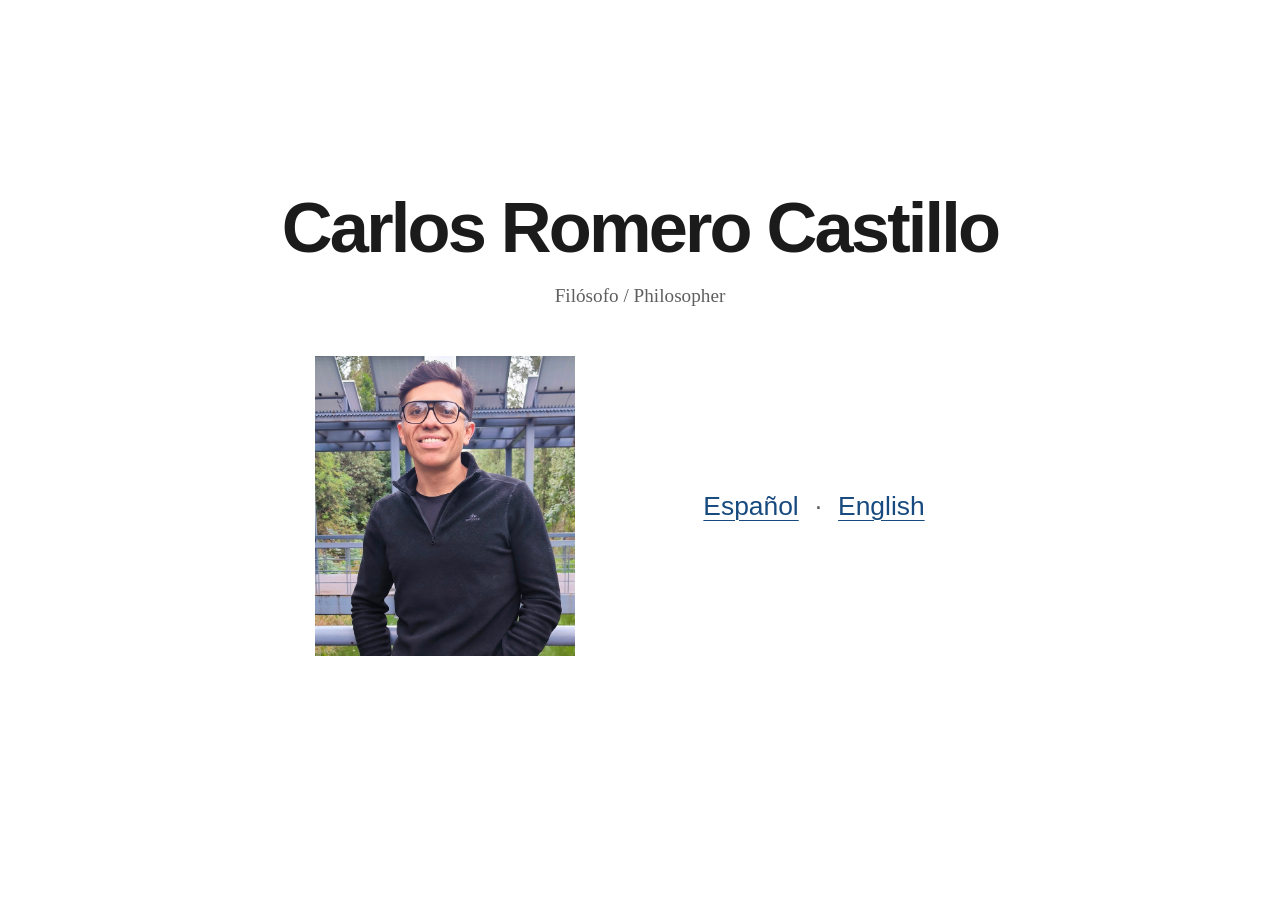
<file: index.html>
<!DOCTYPE html>
<html lang="es">
<head>
  <meta charset="utf-8" />
  <meta name="viewport" content="width=device-width, initial-scale=1" />

  <title>Carlos Romero Castillo | Filosofía | Philosophy</title>

  <meta
    name="description"
    content="Sitio académico de Carlos Romero Castillo. Academic website of philosopher Carlos Romero Castillo."
  />

  <link
    rel="canonical"
    href="https://carlosromerocastillo.com/"
  />

  <link
    rel="alternate"
    hreflang="es"
    href="https://carlosromerocastillo.com/es/"
  />

  <link
    rel="alternate"
    hreflang="en"
    href="https://carlosromerocastillo.com/en/"
  />

  <link
    rel="alternate"
    hreflang="x-default"
    href="https://carlosromerocastillo.com/"
  />

  <link rel="stylesheet" href="landing.css" />
</head>

<body>
  <main class="language-landing">
    <header class="landing-heading">
      <h1>Carlos Romero Castillo</h1>

      <p class="landing-role">
        <span lang="es">Filósofo</span>
        <span aria-hidden="true"> / </span>
        <span lang="en">Philosopher</span>
      </p>
    </header>

    <div class="landing-options">
      <figure class="landing-photo">
        <img
          src="images/carlos-romero.jpg"
          alt="Carlos Romero Castillo"
          width="400"
          height="300"
        />
      </figure>

      <nav
        class="language-selector"
        aria-label="Seleccionar idioma / Choose language"
      >
        <a href="es/" lang="es" hreflang="es">
          Español
        </a>

        <span aria-hidden="true">·</span>

        <a href="en/" lang="en" hreflang="en">
          English
        </a>
      </nav>
    </div>
  </main>
</body>
</html>
</file>
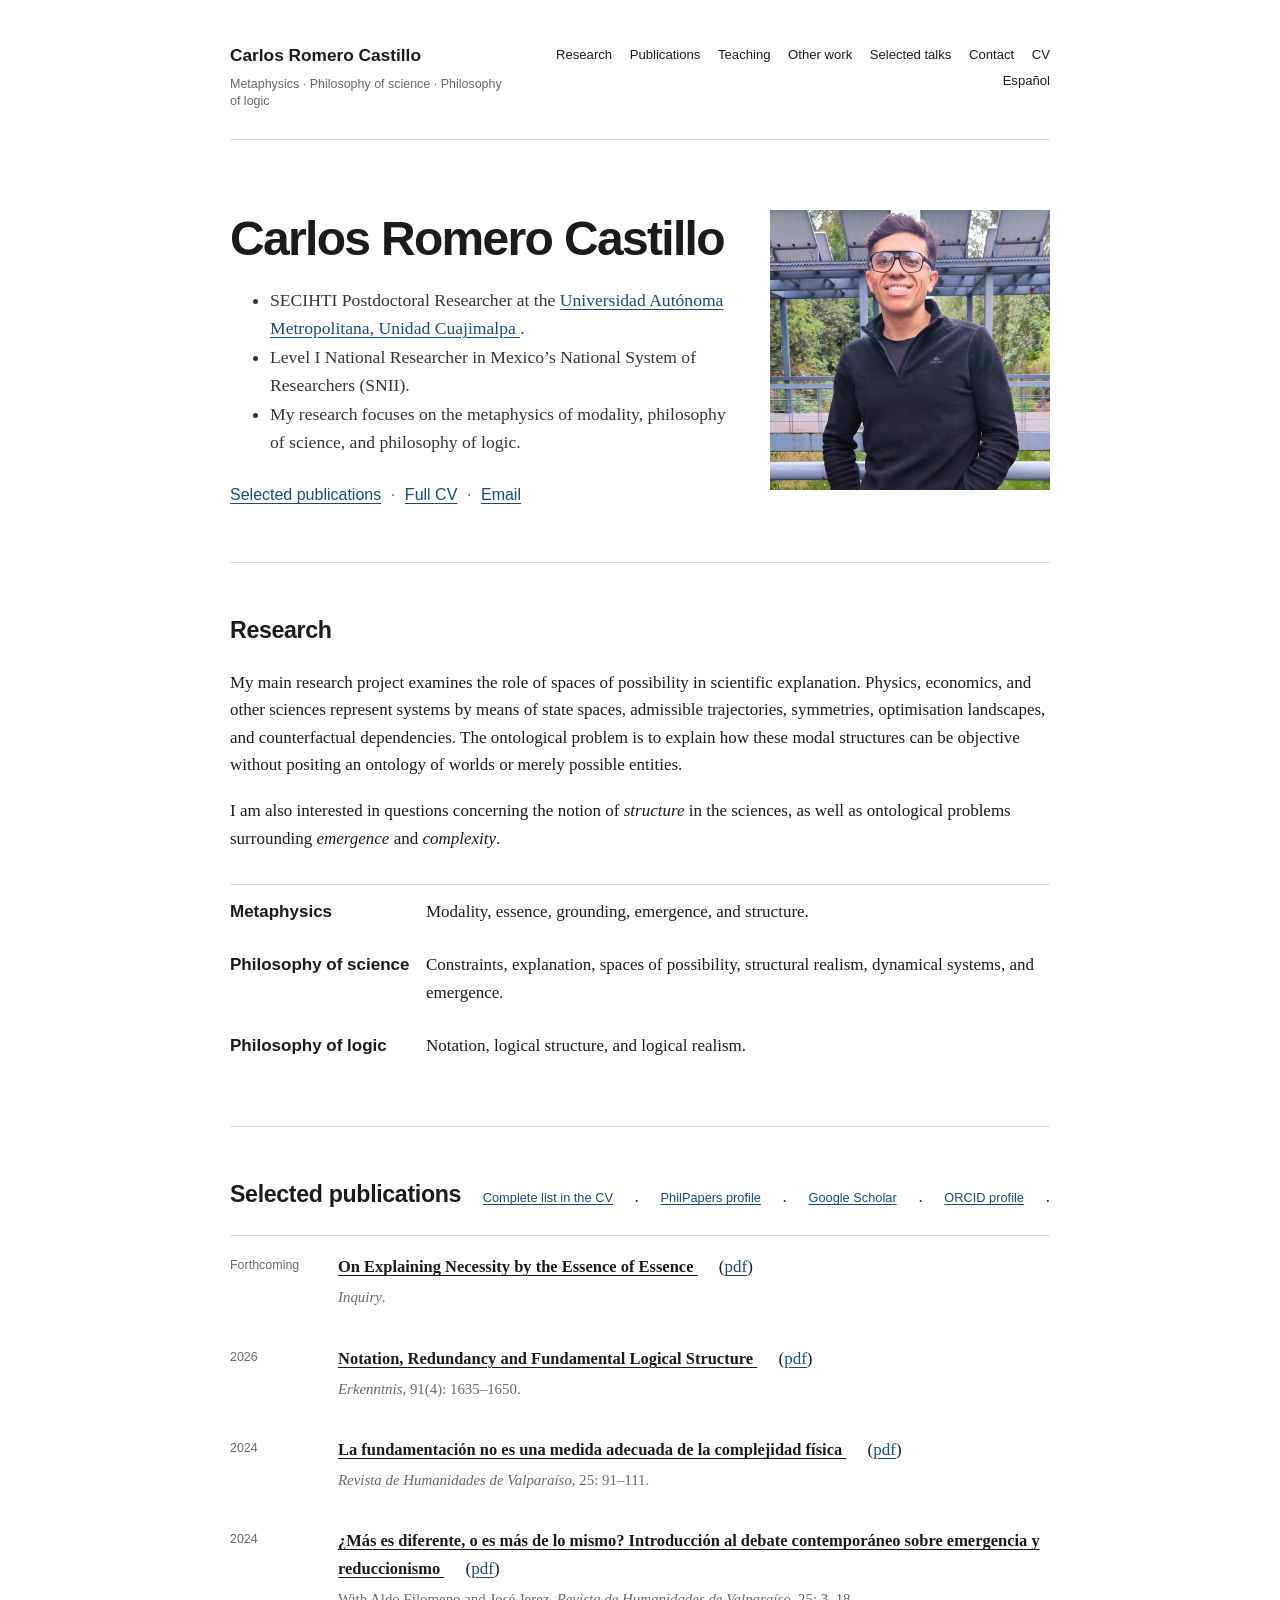
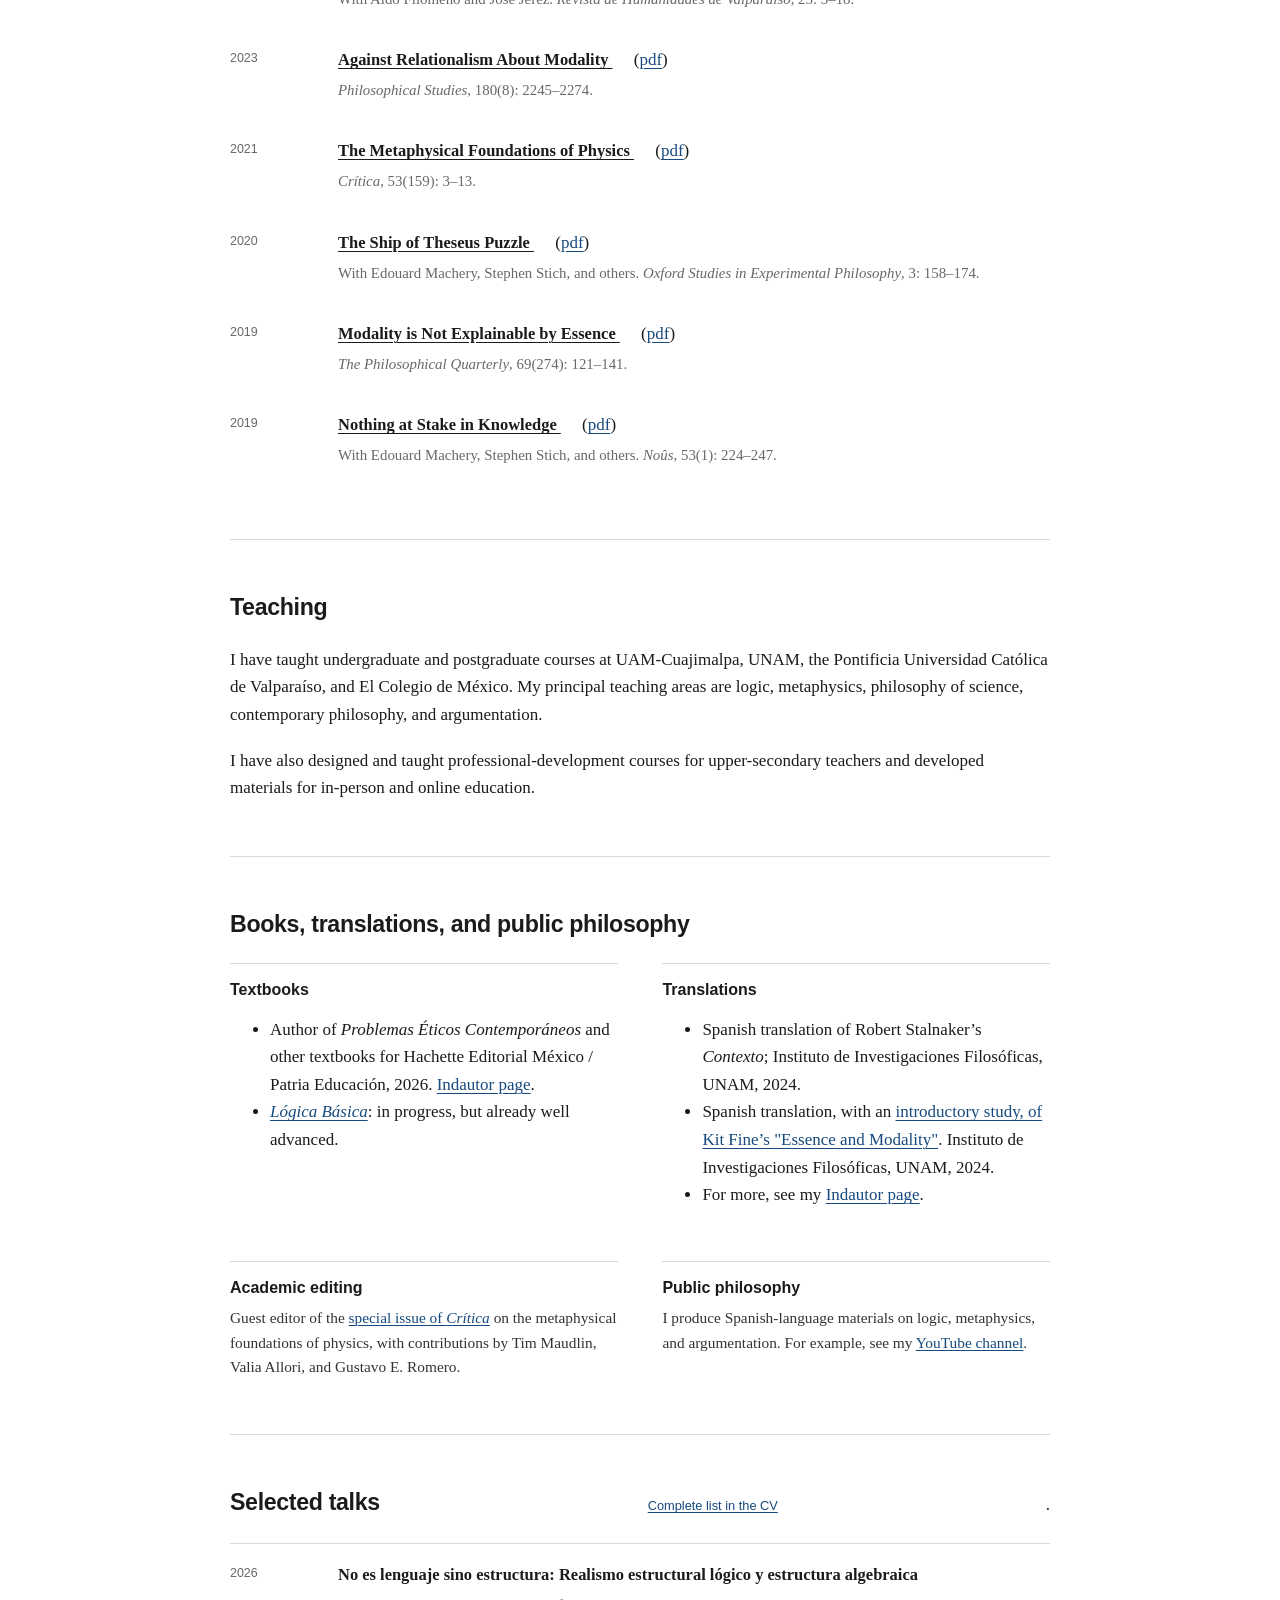
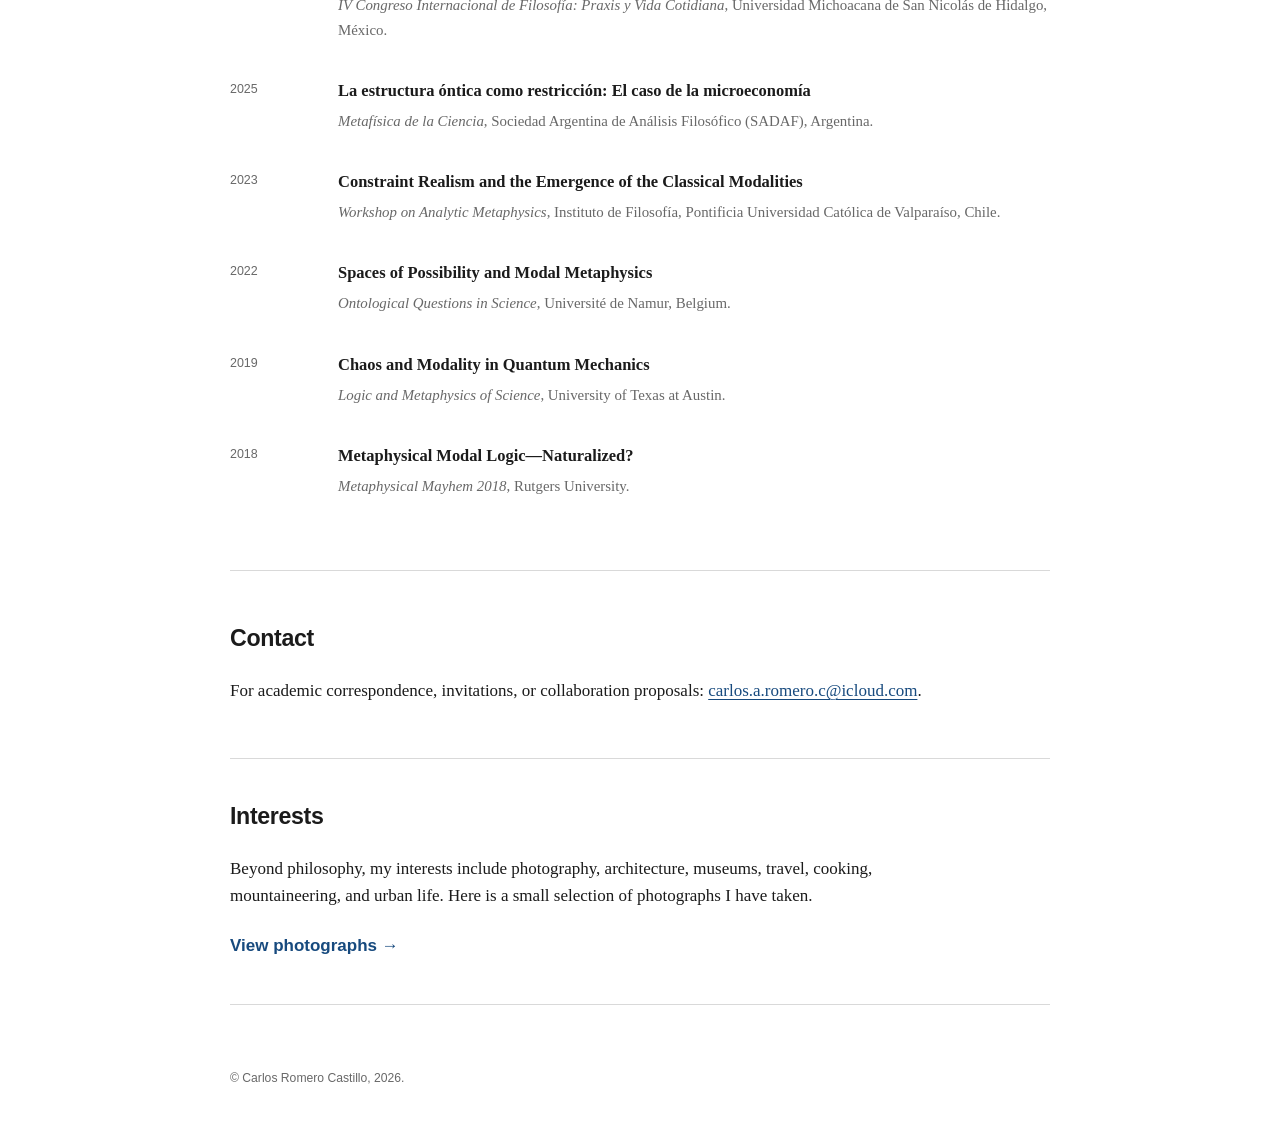
<file: en/index.html>
<!DOCTYPE html>
<html lang="en">
<head>
  <meta charset="utf-8" />
  <meta name="viewport" content="width=device-width, initial-scale=1" />
  <meta
    name="description"
    content="Carlos Romero Castillo is a philosopher and Level I National Researcher. His work focuses on metaphysics, modality, philosophy of science, and philosophy of logic."
  />
  <meta name="author" content="Carlos Romero Castillo" />
  <title>Carlos Romero Castillo | Philosophy</title>
  <link rel="stylesheet" href="../styles.css" />
  <link
    rel="canonical"
    href="https://carlosromerocastillo.com/en/"
  />

  <link
    rel="alternate"
    hreflang="es"
    href="https://carlosromerocastillo.com/es/"
  />

  <link
    rel="alternate"
    hreflang="en"
    href="https://carlosromerocastillo.com/en/"
  />

  <link
    rel="alternate"
    hreflang="x-default"
    href="https://carlosromerocastillo.com/"
  />
  <script type="application/ld+json">
{
  "@context": "https://schema.org",
  "@graph": [
    {
      "@type": "WebSite",
      "@id": "https://carlosromerocastillo.com/#website",
      "url": "https://carlosromerocastillo.com/",
      "name": "Carlos Romero Castillo",
      "inLanguage": ["en", "es"]
    },
    {
      "@type": "ProfilePage",
      "@id": "https://carlosromerocastillo.com/en/#profile",
      "url": "https://carlosromerocastillo.com/en/",
      "name": "Carlos Romero Castillo — Philosopher",
      "inLanguage": "en",
      "isPartOf": {
        "@id": "https://carlosromerocastillo.com/#website"
      },
      "mainEntity": {
        "@id": "https://carlosromerocastillo.com/#person"
      }
    },
    {
      "@type": "Person",
      "@id": "https://carlosromerocastillo.com/#person",
      "name": "Carlos Romero Castillo",
      "url": "https://carlosromerocastillo.com/",
      "image": "https://carlosromerocastillo.com/images/carlos-romero.jpg",
      "description": "Philosopher and Level I National Researcher. His research focuses on the metaphysics of modality, philosophy of science, and philosophy of logic.",
      "jobTitle": "Postdoctoral Researcher",
      "affiliation": {
        "@type": "CollegeOrUniversity",
        "name": "Universidad Autónoma Metropolitana, Unidad Cuajimalpa",
        "url": "https://www.cua.uam.mx/"
      },
      "sameAs": [
        "https://orcid.org/0000-0001-7279-977X",
        "https://philpeople.org/profiles/carlos-romero",
        "https://www.youtube.com/@CarlosRomeroFilosofia"
      ],
      "knowsAbout": [
        "Metaphysics of modality",
        "Philosophy of science",
        "Philosophy of logic",
        "Structural realism",
        "Emergence",
        "Metaphysical grounding"
      ]
    }
  ]
}
  </script>
</head>

<body>
  <header class="site-header">
    <div class="identity">
      <a class="name" href="#home">Carlos Romero Castillo</a>
      <p>Metaphysics · Philosophy of science · Philosophy of logic</p>
    </div>

    <nav aria-label="Main navigation">
      <a href="#research">Research</a>
      <a href="#publications">Publications</a>
      <a href="#teaching">Teaching</a>
      <a href="#other-work">Other work</a>
      <a href="#talks">Selected talks</a>
      <a href="#contact">Contact</a>
      <a href="CV_Carlos_Romero.pdf">CV</a>
      <a href="../es/" lang="es">Español</a>
    </nav>
  </header>

  <main id="home">
    <section class="intro" aria-labelledby="intro-title">
      <div class="intro-layout">
        <div class="intro-copy">
          <h1 id="intro-title">Carlos Romero Castillo</h1>

          <ul class="position">
            <li>
              SECIHTI Postdoctoral Researcher at the
              <a href="https://www.cua.uam.mx/">
                Universidad Autónoma Metropolitana, Unidad Cuajimalpa
              </a>.
            </li>

            <li>
              Level I National Researcher in Mexico’s National System of
              Researchers (SNII).
            </li>

            <li>
              My research focuses on the metaphysics of
              modality, philosophy of science, and philosophy of logic.
            </li>
          </ul>

          <p class="quick-links">
            <a href="#publications">Selected publications</a>
            <span aria-hidden="true">·</span>
            <a href="CV_Carlos_Romero.pdf">Full CV</a>
            <span aria-hidden="true">·</span>
            <a href="mailto:carlos.a.romero.c@icloud.com">Email</a>
          </p>
        </div>

        <figure class="intro-photo">
          <img
            src="../images/carlos-romero.jpg"
            alt="Portrait of Carlos Romero Castillo"
            width="600"
            height="600"
          />
        </figure>
      </div>
    </section>

    <section id="research" aria-labelledby="research-title">
      <h2 id="research-title">Research</h2>

      <p>
        My main research project examines the role of spaces of possibility in
        scientific explanation. Physics, economics, and other sciences represent
        systems by means of state spaces, admissible trajectories, symmetries,
        optimisation landscapes, and counterfactual dependencies. The ontological
        problem is to explain how these modal structures can be objective without
        positing an ontology of worlds or merely possible entities.
      </p>

      <p>
        I am also interested in questions concerning the notion of
        <em>structure</em> in the sciences, as well as ontological problems
        surrounding <em>emergence</em> and <em>complexity</em>.
      </p>

      <dl class="research-areas">
        <div>
          <dt>Metaphysics</dt>
          <dd>Modality, essence, grounding, emergence, and structure.</dd>
        </div>
        <div>
          <dt>Philosophy of science</dt>
          <dd>
            Constraints, explanation, spaces of possibility, structural realism,
            dynamical systems, and emergence.
          </dd>
        </div>
        <!--<div>
          <dt>Philosophy of physics</dt>
          <dd>Quantum mechanics, chaos, symmetries, and modal structure.</dd>
        </div>-->
        <div>
          <dt>Philosophy of logic</dt>
          <dd>Notation, logical structure, and logical realism.</dd>
        </div>
      </dl>
    </section>

    <section id="publications" aria-labelledby="publications-title">
      <div class="section-heading">
        <h2 id="publications-title">Selected publications</h2>
        <a href="CV_Carlos_Romero.pdf">Complete list in the CV</a>.
        <a href="https://philpeople.org/profiles/carlos-romero">PhilPapers profile</a>.
        <a href="https://scholar.google.com/citations?user=dQq8O44AAAAJ">Google Scholar</a>.
        <a href="https://orcid.org/0000-0001-7279-977X">ORCID profile</a>.
      </div>

      <ol class="publications">
        <li>
          <span class="date">Forthcoming</span>
          <div>
            <a class="paper-title" href="https://doi.org/10.1080/0020174X.2023.2186948">
              On Explaining Necessity by the Essence of Essence
            </a> &emsp; (<a href="../pdf/Romero - (2023) On Explaining Necessity.pdf">pdf</a>)
            <p><em>Inquiry</em>.</p>
          </div>
        </li>

        <li>
          <span class="date">2026</span>
          <div>
            <a class="paper-title" href="https://doi.org/10.1007/s10670-025-00966-0">
              Notation, Redundancy and Fundamental Logical Structure
            </a> &emsp; (<a href="../pdf/Romero - (2026) Notation, Redundancy and Fundamental Logical Structure (Erkenntnis).pdf">pdf</a>)
            <p><em>Erkenntnis</em>, 91(4): 1635–1650.</p>
          </div>
        </li>

        <li>
          <span class="date">2024</span>
          <div>
            <a class="paper-title" lang="es" href="https://revistas.uv.cl/index.php/RHV/article/view/4252">
              La fundamentación no es una medida adecuada de la complejidad física
            </a> &emsp; (<a href="../pdf/Romero - (2024) La fundamentación no es una medida adecuada de la complejidad fisica.pdf">pdf</a>)
            <p><em>Revista de Humanidades de Valparaíso</em>, 25: 91–111.</p>
          </div>
        </li>

        <li>
          <span class="date">2024</span>
          <div>
            <a class="paper-title" lang="es" href="https://revistas.uv.cl/index.php/RHV/article/view/4255">
              ¿Más es diferente, o es más de lo mismo? Introducción al debate contemporáneo sobre emergencia y reduccionismo
            </a> &emsp; (<a href="../pdf/Filomeno, Jerez, Romero - (2024) Introducción al debate contemporáneo sobre emergencia y reduccionismo.pdf">pdf</a>)
            <p>With Aldo Filomeno and José Jerez. <em>Revista de Humanidades de Valparaíso</em>, 25: 3–18.</p>
          </div>
        </li>

        <li>
          <span class="date">2023</span>
          <div>
            <a class="paper-title" href="https://doi.org/10.1007/s11098-023-01981-z">
              Against Relationalism About Modality
            </a> &emsp; (<a href="../pdf/Romero - (2023) Against Relationalism About Modality.pdf">pdf</a>)
            <p><em>Philosophical Studies</em>, 180(8): 2245–2274.</p>
          </div>
        </li>

        <li>
          <span class="date">2021</span>
          <div>
            <a class="paper-title" href="https://doi.org/10.22201/iifs.18704905e.2021.1291">
              The Metaphysical Foundations of Physics
            </a> &emsp; (<a href="../pdf/Romero - (2021) The Metaphysical Foundations Of Physics.pdf">pdf</a>)
            <p><em>Crítica</em>, 53(159): 3–13.</p>
          </div>
        </li>

        <li>
          <span class="date">2020</span>
          <div>
            <a class="paper-title" href="https://doi.org/10.1093/oso/9780198852407.003.0007">
              The Ship of Theseus Puzzle
            </a> &emsp; (<a href="../pdf/Rose, Machery, Stich, et al - (2020) The Ship of Theseus Puzzle.pdf">pdf</a>)
            <p>With Edouard Machery, Stephen Stich, and others. <em>Oxford Studies in Experimental Philosophy</em>, 3: 158–174.</p>
          </div>
        </li>

        <li>
          <span class="date">2019</span>
          <div>
            <a class="paper-title" href="https://academic.oup.com/pq/article-abstract/69/274/121/5127148">
              Modality is Not Explainable by Essence
            </a> &emsp; (<a href="../pdf/Romero - (2019) Modality Is Not Explainable By Essence.pdf">pdf</a>)
            <p><em>The Philosophical Quarterly</em>, 69(274): 121–141.</p>
          </div>
        </li>

        <li>
          <span class="date">2019</span>
          <div>
            <a class="paper-title" href="https://doi.org/10.1111/nous.12211">
              Nothing at Stake in Knowledge
            </a> &emsp; (<a href="../pdf/Rose, Machery, Stich, et al - (2019) Nothing at stake in knowledge.pdf">pdf</a>)
            <p>With Edouard Machery, Stephen Stich, and others. <em>Noûs</em>, 53(1): 224–247.</p>
          </div>
        </li>
      </ol>
    </section>

    <section id="teaching" aria-labelledby="teaching-title">
      <h2 id="teaching-title">Teaching</h2>

      <p>
        I have taught undergraduate and postgraduate courses at UAM-Cuajimalpa,
        UNAM, the Pontificia Universidad Católica de Valparaíso, and El Colegio de
        México. My principal teaching areas are logic, metaphysics, philosophy of
        science, contemporary philosophy, and argumentation.
      </p>

      <p>
        I have also designed and taught professional-development courses for
        upper-secondary teachers and developed materials for in-person and online
        education.
      </p>
    </section>

    <section id="other-work" aria-labelledby="other-title">
      <h2 id="other-title">Books, translations, and public philosophy</h2>

      <div class="plain-grid">
        <article>
          <h3>Textbooks</h3>
          <ul>
            <li>
              Author of <em lang="es">Problemas Éticos Contemporáneos</em> and
              other textbooks for Hachette Editorial México / Patria Educación,
              2026.
              <a href="https://isbnmexico.indautor.cerlalc.org/catalogo.php?mode=busqueda_menu&id_autor=392897">Indautor page</a>.
            </li>
            <li>
              <a href="https://philpapers.org/rec/ROMLBW"><em lang="es">Lógica Básica</em></a>:
              in progress, but already well advanced.
            </li>
          </ul>
        </article>

        <article>
          <h3>Translations</h3>
          <ul>
            <li>
              Spanish translation of Robert Stalnaker’s <em lang="es">Contexto</em>;
              Instituto de Investigaciones Filosóficas, UNAM, 2024.
            </li>

            <li>
              Spanish translation, with an
              <a href="https://www.academia.edu/49564509/La_influencia_del_esencialismo_de_Kit_Fine">introductory study, of Kit Fine’s "Essence and Modality"</a>.
              Instituto de Investigaciones Filosóficas, UNAM, 2024.
            </li>

            <li>
              For more, see my
              <a href="https://isbnmexico.indautor.cerlalc.org/catalogo.php?mode=busqueda_menu&id_autor=392897">Indautor page</a>.
            </li>
          </ul>
        </article>

        <article>
          <h3>Academic editing</h3>
          <p>
            Guest editor of the
            <a href="http://critica.filosoficas.unam.mx/index.php/critica/issue/view/159">special issue of <em>Crítica</em></a>
            on the metaphysical foundations of physics, with contributions by Tim
            Maudlin, Valia Allori, and Gustavo E. Romero.
          </p>
        </article>

        <article>
          <h3>Public philosophy</h3>
          <p>
            I produce Spanish-language materials on logic, metaphysics, and
            argumentation. For example, see my
            <a href="https://www.youtube.com/@CarlosRomeroFilosofia">YouTube channel</a>.
          </p>
        </article>
      </div>
    </section>

    <section id="talks" aria-labelledby="talks-title">
  <div class="section-heading">
    <h2 id="talks-title">Selected talks</h2>
    <a href="CV_Carlos_Romero.pdf">Complete list in the CV</a>.
  </div>

  <ol class="publications talks-list">
    <li>
      <span class="date">2026</span>
      <div>
        <span class="paper-title">
          No es lenguaje sino estructura: Realismo estructural lógico y
          estructura algebraica
        </span>
        <p>
          <em>IV Congreso Internacional de Filosofía: Praxis y Vida Cotidiana</em>, Universidad Michoacana de San Nicolás de Hidalgo, México.
        </p>
      </div>
    </li>

    <li>
      <span class="date">2025</span>
      <div>
        <span class="paper-title">
          La estructura óntica como restricción: El caso de la microeconomía
        </span>
        <p>
          <em>Metafísica de la Ciencia</em>, Sociedad Argentina de Análisis Filosófico (SADAF), Argentina.
        </p>
      </div>
    </li>

    <li>
      <span class="date">2023</span>
      <div>
        <span class="paper-title">
          Constraint Realism and the Emergence of the Classical Modalities
        </span>
        <p>
          <em>Workshop on Analytic Metaphysics</em>, Instituto de Filosofía, Pontificia Universidad Católica de Valparaíso, Chile.
        </p>
      </div>
    </li>

    <li>
      <span class="date">2022</span>
      <div>
        <span class="paper-title">
          Spaces of Possibility and Modal Metaphysics
        </span>
        <p>
          <em>Ontological Questions in Science</em>, Université de Namur, Belgium.
        </p>
      </div>
    </li>

    <li>
      <span class="date">2019</span>
      <div>
        <span class="paper-title">
          Chaos and Modality in Quantum Mechanics
        </span>
        <p>
          <em>Logic and Metaphysics of Science</em>, University of Texas at Austin.
        </p>
      </div>
    </li>

    <li>
      <span class="date">2018</span>
      <div>
        <span class="paper-title">
          Metaphysical Modal Logic—Naturalized?
        </span>
        <p>
          <em>Metaphysical Mayhem 2018</em>, Rutgers University.
        </p>
      </div>
    </li>
  </ol>
</section>

    <section id="contact" aria-labelledby="contact-title">
      <h2 id="contact-title">Contact</h2>
      <p>
        For academic correspondence, invitations, or collaboration proposals:
        <a href="mailto:carlos.a.romero.c@icloud.com">carlos.a.romero.c@icloud.com</a>.
      </p>
    </section>

    <section class="interests" aria-labelledby="interests-title">
      <h2 id="interests-title">Interests</h2>

      <p>
        <!--Outside philosophy, I have other interests, including photography.
        I have gathered here a small selection of some of my favourite photographs.-->
        Beyond philosophy, my interests include photography, architecture,
        museums, travel, cooking, mountaineering, and urban life. Here is a small
        selection of photographs I have taken.
      </p>

      <p class="interests-link">
        <a href="photography.html">
          View photographs <span aria-hidden="true">→</span>
        </a>
      </p>
    </section>
  </main>

  <footer>
    <p>© Carlos Romero Castillo, 2026.</p>
  </footer>
</body>
</html>
</file>
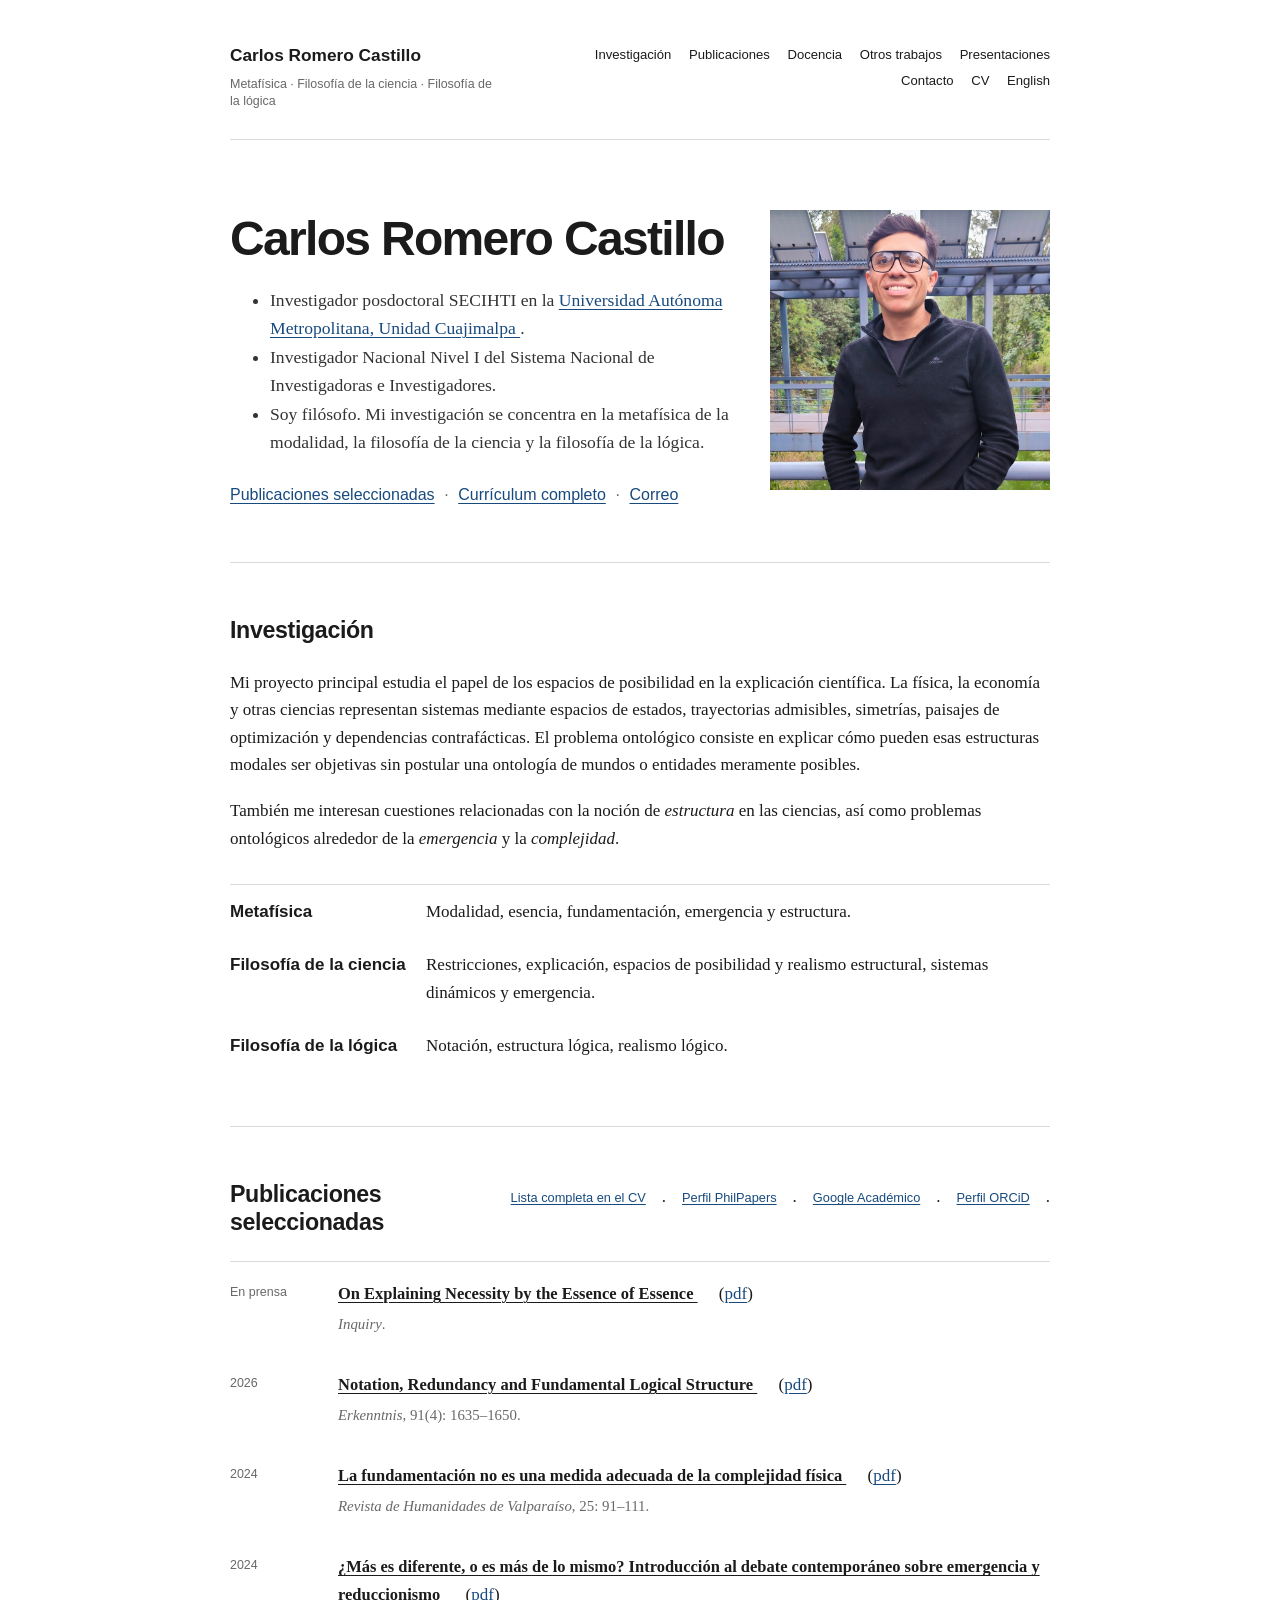
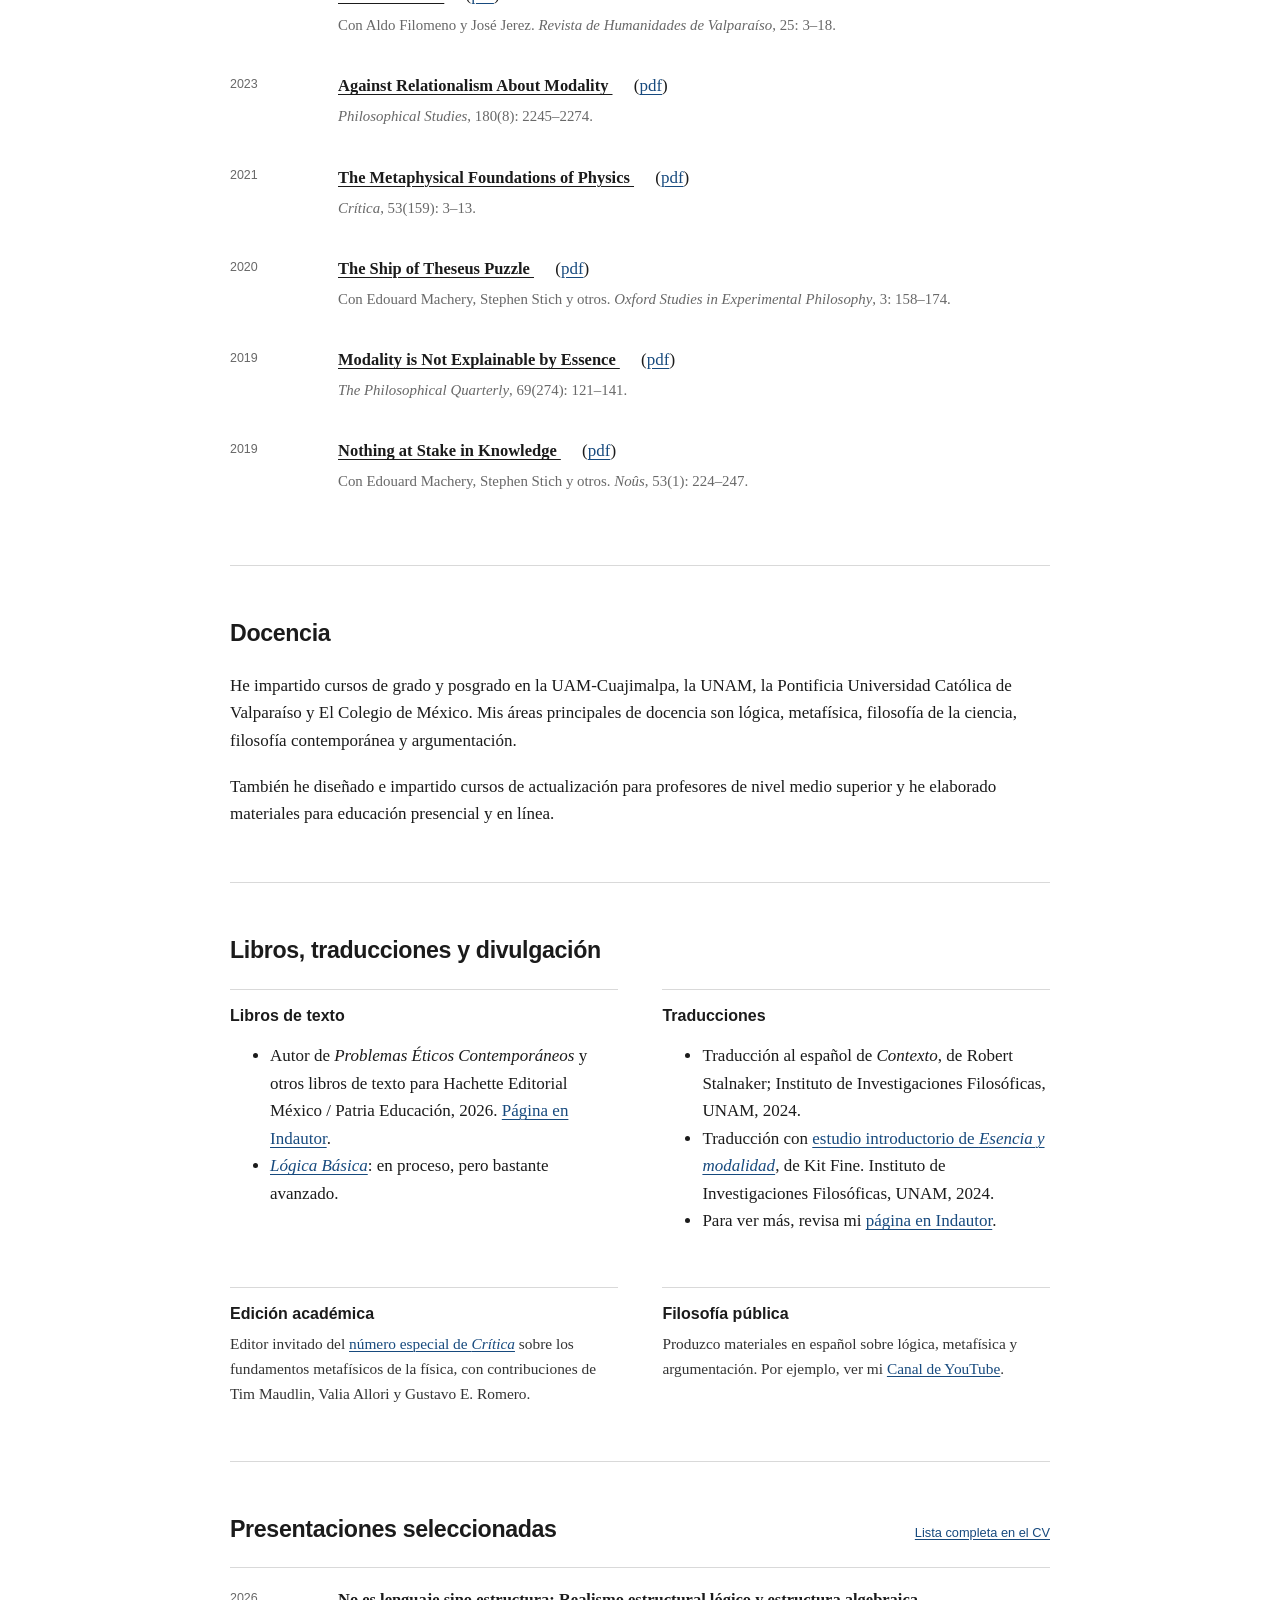
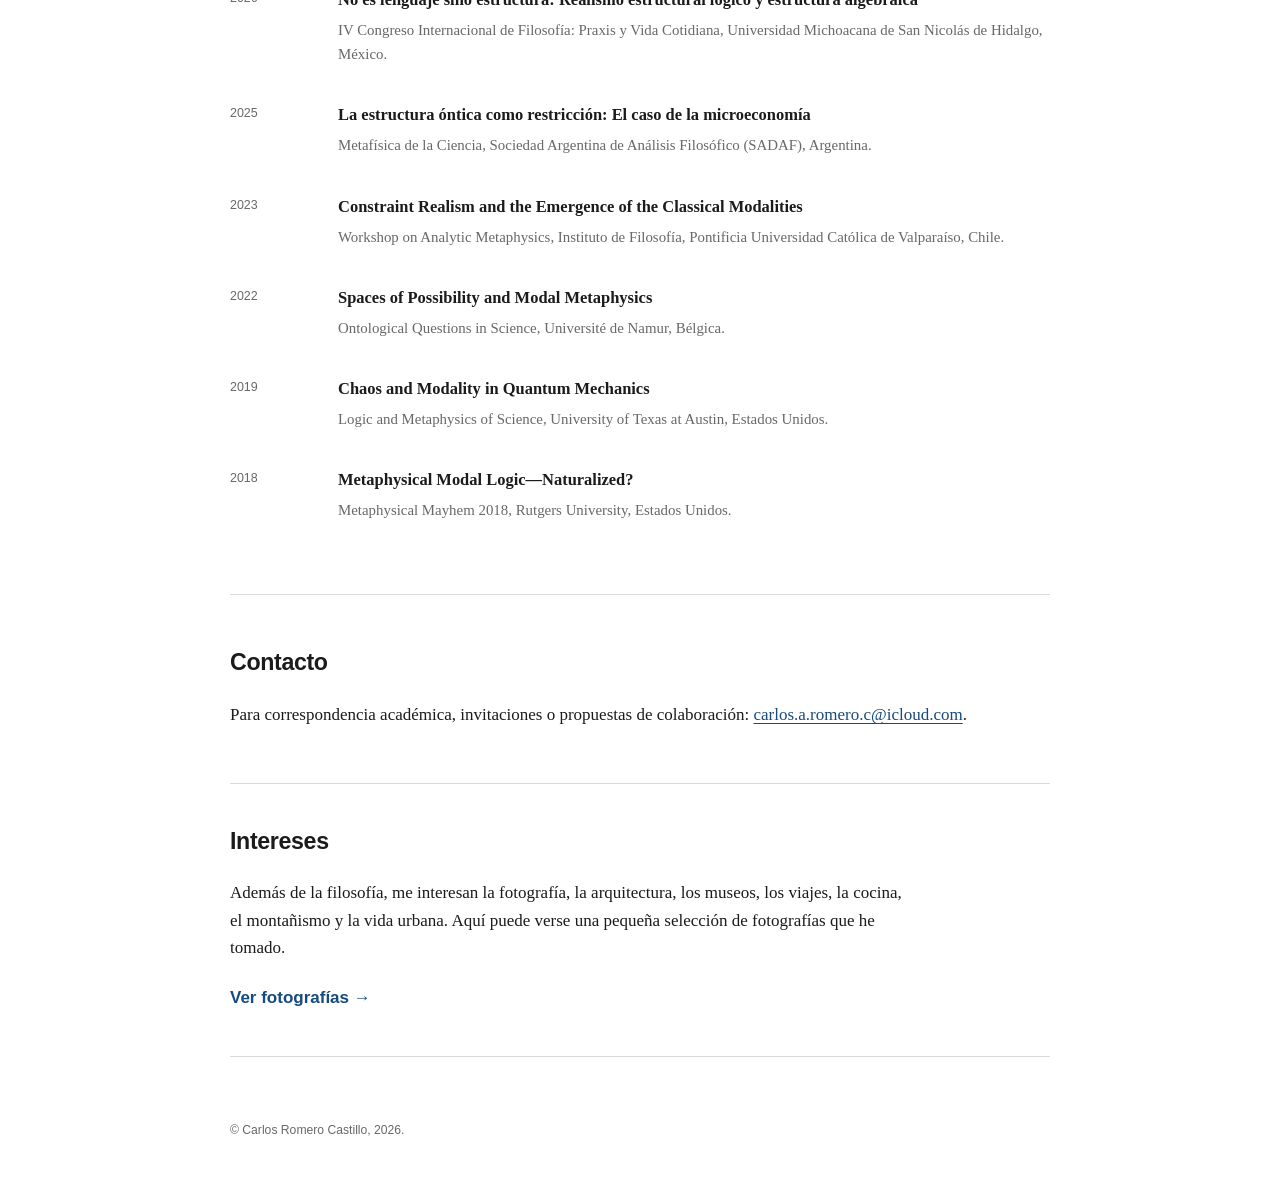
<file: es/index.html>
<!DOCTYPE html>
<html lang="es">
<head>
  <meta charset="utf-8" />
  <meta name="viewport" content="width=device-width, initial-scale=1" />
  <meta
    name="description"
    content="Carlos Romero Castillo es filósofo e Investigador Nacional Nivel I. Trabaja sobre metafísica, modalidad, filosofía de la ciencia y lógica."
  />
  <meta name="author" content="Carlos Romero Castillo" />
  <title>Carlos Romero Castillo | Filosofía</title>
  <link rel="stylesheet" href="../styles.css" />
   <link
    rel="canonical"
    href="https://carlosromerocastillo.com/es/"
  />

  <link
    rel="alternate"
    hreflang="es"
    href="https://carlosromerocastillo.com/es/"
  />

  <link
    rel="alternate"
    hreflang="en"
    href="https://carlosromerocastillo.com/en/"
  />

  <link
    rel="alternate"
    hreflang="x-default"
    href="https://carlosromerocastillo.com/"
  />
  <script type="application/ld+json">
{
  "@context": "https://schema.org",
  "@graph": [
    {
      "@type": "WebSite",
      "@id": "https://carlosromerocastillo.com/#website",
      "url": "https://carlosromerocastillo.com/",
      "name": "Carlos Romero Castillo",
      "inLanguage": "es"
    },
    {
      "@type": "ProfilePage",
      "@id": "https://carlosromerocastillo.com/#profile",
      "url": "https://carlosromerocastillo.com/",
      "name": "Carlos Romero Castillo — filósofo",
      "isPartOf": {
        "@id": "https://carlosromerocastillo.com/#website"
      },
      "mainEntity": {
        "@id": "https://carlosromerocastillo.com/#person"
      }
    },
    {
      "@type": "Person",
      "@id": "https://carlosromerocastillo.com/#person",
      "name": "Carlos Romero Castillo",
      "url": "https://carlosromerocastillo.com/",
      "image": "https://carlosromerocastillo.com/images/carlos-romero.jpg",
      "description": "Filósofo e Investigador Nacional Nivel I. Investiga metafísica de la modalidad, filosofía de la ciencia y filosofía de la lógica.",
      "jobTitle": "Investigador posdoctoral",
      "affiliation": {
        "@type": "CollegeOrUniversity",
        "name": "Universidad Autónoma Metropolitana, Unidad Cuajimalpa",
        "url": "https://www.cua.uam.mx/"
      },
      "sameAs": [
        "https://orcid.org/0000-0001-7279-977X",
        "https://philpeople.org/profiles/carlos-romero",
        "https://www.youtube.com/@CarlosRomeroFilosofia"
      ],
      "knowsAbout": [
        "Metafísica de la modalidad",
        "Filosofía de la ciencia",
        "Filosofía de la lógica",
        "Realismo estructural",
        "Emergencia",
        "Fundamentación metafísica"
      ]
    }
  ]
}
</script>
</head>

<body>
  <header class="site-header">
    <div class="identity">
      <a class="name" href="#inicio">Carlos Romero Castillo</a>
      <p>Metafísica · Filosofía de la ciencia · Filosofía de la lógica</p>
    </div>

    <nav aria-label="Navegación principal">
      <a href="#investigacion">Investigación</a>
      <a href="#publicaciones">Publicaciones</a>
      <a href="#docencia">Docencia</a>
      <a href="#otros-trabajos">Otros trabajos</a>
      <a href="#presentaciones">Presentaciones</a>
      <a href="#contacto">Contacto</a>
      <a href="CV_Carlos_Romero.pdf">CV</a>
      <a href="../en/" lang="en">English</a>
    </nav>
  </header>

  <main id="inicio">
    <section class="intro" aria-labelledby="intro-title">
  <div class="intro-layout">
    <div class="intro-copy">
      <h1 id="intro-title">Carlos Romero Castillo</h1>

      <ul class="position">
        <li>
          Investigador posdoctoral SECIHTI en la
          <a href="https://www.cua.uam.mx/">
            Universidad Autónoma Metropolitana, Unidad Cuajimalpa
          </a>.
        </li>

        <li>
          Investigador Nacional Nivel I del Sistema Nacional de Investigadoras
          e Investigadores.
        </li>

        <li>
          Soy filósofo. Mi investigación se concentra en la metafísica de la
          modalidad, la filosofía de la ciencia y la filosofía de la lógica.
        </li>
      </ul>

      <p class="quick-links">
        <a href="#publicaciones">Publicaciones seleccionadas</a>
        <span aria-hidden="true">·</span>
        <a href="CV_Carlos_Romero.pdf">Currículum completo</a>
        <span aria-hidden="true">·</span>
        <a href="mailto:carlos.a.romero.c@icloud.com">Correo</a>
      </p>
    </div>

    <figure class="intro-photo">
      <img
        src="../images/carlos-romero.jpg"
        alt="Retrato de Carlos Romero Castillo"
        width="600"
        height="600"
      />
    </figure>
  </div>
</section>

    <section id="investigacion" aria-labelledby="research-title">
      <h2 id="research-title">Investigación</h2>

      <p>
        Mi proyecto principal estudia el papel de los espacios de posibilidad en la explicación científica. La física, la economía y otras ciencias representan sistemas mediante espacios de estados, trayectorias admisibles, simetrías, paisajes de optimización y dependencias contrafácticas. El problema ontológico consiste en explicar cómo pueden
        esas estructuras modales ser objetivas sin postular una ontología de mundos o entidades meramente posibles.
      </p>

      <p>
        También me interesan cuestiones relacionadas con la noción de <em>estructura</em> en las ciencias, así como problemas ontológicos alrededor de la <em>emergencia</em> y la <em>complejidad</em>.
      </p>

      <dl class="research-areas">
        <div>
          <dt>Metafísica</dt>
          <dd>Modalidad, esencia, fundamentación, emergencia y estructura.</dd>
        </div>
        <div>
          <dt>Filosofía de la ciencia</dt>
          <dd>Restricciones, explicación, espacios de posibilidad y realismo estructural, sistemas dinámicos y emergencia.</dd>
        </div>
        <!--<div>
          <dt>Filosofía de la física</dt>
          <dd>Mecánica cuántica, caos, simetrías y estructura modal.</dd>
        </div>-->
        <div>
          <dt>Filosofía de la lógica</dt>
          <dd>Notación, estructura lógica, realismo lógico.</dd>
        </div>
      </dl>
    </section>

    <section id="publicaciones" aria-labelledby="publications-title">
      <div class="section-heading">
        <h2 id="publications-title">Publicaciones seleccionadas</h2>
        <a href="CV_Carlos_Romero.pdf">Lista completa en el CV</a>. <a href="https://philpeople.org/profiles/carlos-romero">Perfil PhilPapers</a>. <a href="https://scholar.google.com/citations?user=dQq8O44AAAAJ">Google Académico</a>. <a href="https://orcid.org/0000-0001-7279-977X">Perfil ORCiD</a>.
      </div>

      <ol class="publications">
        <li>
          <span class="date">En prensa</span>
          <div>
            <a class="paper-title" href="https://doi.org/10.1080/0020174X.2023.2186948">
              On Explaining Necessity by the Essence of Essence
            </a> &emsp; (<a href="../pdf/Romero - (2023) On Explaining Necessity.pdf">pdf</a>)
            <p><em>Inquiry</em>.</p>
          </div>
        </li>

        <li>
          <span class="date">2026</span>
          <div>
            <a class="paper-title" href="https://doi.org/10.1007/s10670-025-00966-0">
              Notation, Redundancy and Fundamental Logical Structure
            </a> &emsp; (<a href="../pdf/Romero - (2026) Notation, Redundancy and Fundamental Logical Structure (Erkenntnis).pdf">pdf</a>)
            <p><em>Erkenntnis</em>, 91(4): 1635–1650.</p>
          </div>
        </li>

        <li>
          <span class="date">2024</span>
          <div>
            <a class="paper-title" href="https://revistas.uv.cl/index.php/RHV/article/view/4252">
              La fundamentación no es una medida adecuada de la complejidad física
            </a> &emsp; (<a href="../pdf/Romero - (2024) La fundamentación no es una medida adecuada de la complejidad fisica.pdf">pdf</a>)
            <p><em>Revista de Humanidades de Valparaíso</em>, 25: 91–111.</p>
          </div>
        </li>

        <li>
          <span class="date">2024</span>
          <div>
            <a class="paper-title" href="https://revistas.uv.cl/index.php/RHV/article/view/4255">
              ¿Más es diferente, o es más de lo mismo? Introducción al debate contemporáneo sobre emergencia y reduccionismo
            </a> &emsp; (<a href="../pdf/Filomeno, Jerez, Romero - (2024) Introducción al debate contemporáneo sobre emergencia y reduccionismo.pdf">pdf</a>)
            <p>Con Aldo Filomeno y José Jerez. <em>Revista de Humanidades de Valparaíso</em>, 25: 3–18.</p>
          </div>
        </li>

        <li>
          <span class="date">2023</span>
          <div>
            <a class="paper-title" href="https://doi.org/10.1007/s11098-023-01981-z">
              Against Relationalism About Modality
            </a> &emsp; (<a href="../pdf/Romero - (2023) Against Relationalism About Modality.pdf">pdf</a>)
            <p><em>Philosophical Studies</em>, 180(8): 2245–2274.</p>
          </div>
        </li>

        <li>
          <span class="date">2021</span>
          <div>
            <a class="paper-title" href="https://doi.org/10.22201/iifs.18704905e.2021.1291">
              The Metaphysical Foundations of Physics
            </a> &emsp; (<a href="../pdf/Romero - (2021) The Metaphysical Foundations Of Physics.pdf">pdf</a>)
            <p><em>Crítica</em>, 53(159): 3–13.</p>
          </div>
        </li>

        <li>
          <span class="date">2020</span>
          <div>
            <a class="paper-title" href="https://doi.org/10.1093/oso/9780198852407.003.0007">
              The Ship of Theseus Puzzle
            </a> &emsp; (<a href="../pdf/Rose, Machery, Stich, et al - (2020) The Ship of Theseus Puzzle.pdf">pdf</a>)
            <p>Con Edouard Machery, Stephen Stich y otros. <em>Oxford Studies in Experimental Philosophy</em>, 3: 158–174.</p>
          </div>
        </li>

        <li>
          <span class="date">2019</span>
          <div>
            <a class="paper-title" href="https://academic.oup.com/pq/article-abstract/69/274/121/5127148">
              Modality is Not Explainable by Essence
            </a> &emsp; (<a href="../pdf/Romero - (2019) Modality Is Not Explainable By Essence.pdf">pdf</a>)
            <p><em>The Philosophical Quarterly</em>, 69(274): 121–141.</p>
          </div>
        </li>

        <li>
          <span class="date">2019</span>
          <div>
            <a class="paper-title" href="https://doi.org/10.1111/nous.12211">
              Nothing at Stake in Knowledge
            </a> &emsp; (<a href="../pdf/Rose, Machery, Stich, et al - (2019) Nothing at stake in knowledge.pdf">pdf</a>)
            <p>Con Edouard Machery, Stephen Stich y otros. <em>Noûs</em>, 53(1): 224–247.</p>
          </div>
        </li>
      </ol>
    </section>

    <section id="docencia" aria-labelledby="teaching-title">
      <h2 id="teaching-title">Docencia</h2>

      <p>
        He impartido cursos de grado y posgrado en la UAM-Cuajimalpa, la UNAM, la Pontificia Universidad Católica de Valparaíso y El Colegio de México. Mis áreas
        principales de docencia son lógica, metafísica, filosofía de la ciencia, filosofía contemporánea y argumentación.
      </p>

      <p>
        También he diseñado e impartido cursos de actualización para profesores de nivel medio superior y he elaborado materiales para educación presencial y en línea.
      </p>
    </section>

    <section id="otros-trabajos" aria-labelledby="other-title">
      <h2 id="other-title">Libros, traducciones y divulgación</h2>

      <div class="plain-grid">
        <article>
          <h3>Libros de texto</h3>
          <ul>
        <li>
          Autor de <em>Problemas Éticos Contemporáneos</em> y otros libros de texto para Hachette Editorial México / Patria Educación, 2026. <a href="https://isbnmexico.indautor.cerlalc.org/catalogo.php?mode=busqueda_menu&id_autor=392897">Página en Indautor</a>.
        </li>
        <li>
          <a href="https://philpapers.org/rec/ROMLBW"><em>Lógica Básica</em></a>: en proceso, pero bastante avanzado.
        </li>
      </ul>
        </article>

        <article>
          <h3>Traducciones</h3>
          <ul>
            <li>
              Traducción al español de <em>Contexto</em>, de Robert Stalnaker; Instituto de Investigaciones Filosóficas, UNAM, 2024.
            </li>

            <li>
            Traducción con
            <a href="https://www.academia.edu/49564509/La_influencia_del_esencialismo_de_Kit_Fine">estudio introductorio de <em>Esencia y modalidad</em></a>, de Kit Fine. Instituto de Investigaciones Filosóficas, UNAM, 2024. 
          </li>

          <li>
            Para ver más, revisa mi <a href="https://isbnmexico.indautor.cerlalc.org/catalogo.php?mode=busqueda_menu&id_autor=392897">página en Indautor</a>.
            </li>
          </ul>
        </article>

        <article>
          <h3>Edición académica</h3>
          <p>
            Editor invitado del <a href="http://critica.filosoficas.unam.mx/index.php/critica/issue/view/159">número especial de <em>Crítica</em></a> sobre los fundamentos
            metafísicos de la física, con contribuciones de Tim Maudlin, Valia Allori y
            Gustavo E. Romero.
          </p>
        </article>

        <article>
          <h3>Filosofía pública</h3>
          <p>
            Produzco materiales en español sobre lógica, metafísica y argumentación.
            Por ejemplo, ver mi <a href="https://www.youtube.com/@CarlosRomeroFilosofia">Canal de YouTube</a>.
          </p>
        </article>
      </div>
    </section>

    <section id="presentaciones" aria-labelledby="talks-title">
  <div class="section-heading">
    <h2 id="talks-title">Presentaciones seleccionadas</h2>
    <a href="CV_Carlos_Romero.pdf">Lista completa en el CV</a>
  </div>

  <ol class="publications talks-list">
    <li>
      <span class="date">2026</span>
      <div>
        <span class="paper-title">
          No es lenguaje sino estructura: Realismo estructural lógico y
          estructura algebraica
        </span>
        <p>
          IV Congreso Internacional de Filosofía: Praxis y Vida Cotidiana,
          Universidad Michoacana de San Nicolás de Hidalgo, México.
        </p>
      </div>
    </li>

    <li>
      <span class="date">2025</span>
      <div>
        <span class="paper-title">
          La estructura óntica como restricción: El caso de la microeconomía
        </span>
        <p>
          Metafísica de la Ciencia, Sociedad Argentina de Análisis Filosófico
          (SADAF), Argentina.
        </p>
      </div>
    </li>

    <li>
      <span class="date">2023</span>
      <div>
        <span class="paper-title">
          Constraint Realism and the Emergence of the Classical Modalities
        </span>
        <p>
          Workshop on Analytic Metaphysics, Instituto de Filosofía,
          Pontificia Universidad Católica de Valparaíso, Chile.
        </p>
      </div>
    </li>

    <li>
      <span class="date">2022</span>
      <div>
        <span class="paper-title">
          Spaces of Possibility and Modal Metaphysics
        </span>
        <p>
          Ontological Questions in Science, Université de Namur, Bélgica.
        </p>
      </div>
    </li>

    <li>
      <span class="date">2019</span>
      <div>
        <span class="paper-title">
          Chaos and Modality in Quantum Mechanics
        </span>
        <p>
          Logic and Metaphysics of Science, University of Texas at Austin,
          Estados Unidos.
        </p>
      </div>
    </li>

    <li>
      <span class="date">2018</span>
      <div>
        <span class="paper-title">
          Metaphysical Modal Logic—Naturalized?
        </span>
        <p>
          Metaphysical Mayhem 2018, Rutgers University, Estados Unidos.
        </p>
      </div>
    </li>
  </ol>
</section>

    <section id="contacto" aria-labelledby="contact-title">
      <h2 id="contact-title">Contacto</h2>
      <p>
        Para correspondencia académica, invitaciones o propuestas de colaboración:
        <a href="mailto:carlos.a.romero.c@icloud.com">carlos.a.romero.c@icloud.com</a>.
      </p>
    </section>

    <section class="interests" aria-labelledby="interests-title">
  <h2 id="interests-title">Intereses</h2>

  <p>
    <!--Fuera de la filosofía, tengo otros intereses, entre ellos la fotografía.
    He reunido aquí una pequeña selección de algunas de mis fotografías favoritas.-->
    Además de la filosofía, me interesan la fotografía, la arquitectura, los museos, los viajes, la cocina, el montañismo y la vida urbana. Aquí puede verse una pequeña selección de fotografías que he tomado.
  </p>

  <p class="interests-link">
    <a href="fotografia.html">
      Ver fotografías <span aria-hidden="true">→</span>
    </a>
  </p>
</section>
  </main>

  <footer>
    <p>© Carlos Romero Castillo, 2026.</p>
  </footer>
</body>
</html>
</file>
<file: landing.css>
:root {
  --background: #ffffff;
  --text: #1b1b1b;
  --muted: #5f5f5f;
  --link: #174a7e;

  --serif: Georgia, "Times New Roman", Times, serif;
  --sans: "Lausanne", Helvetica, Arial, sans-serif;
}

* {
  box-sizing: border-box;
}

html {
  min-height: 100%;
}

body {
  min-height: 100vh;
  min-height: 100svh;
  margin: 0;
  padding: clamp(32px, 7vh, 90px) 24px;

  display: grid;
  place-items: center;

  color: var(--text);
  background: var(--background);
}

.language-landing {
  width: min(100%, 760px);
  transform: translateY(-3vh);
}

.landing-heading {
  text-align: center;
}

.landing-heading h1 {
  margin: 0;

  font-family: var(--sans);
  font-size: clamp(2.5rem, 6vw, 4.4rem);
  font-weight: 650;
  line-height: 1.08;
  letter-spacing: -0.04em;
}

.landing-role {
  margin: 1rem 0 0;

  color: var(--muted);
  font-family: var(--serif);
  font-size: clamp(1rem, 2vw, 1.2rem);
  line-height: 1.5;
}

.landing-options {
  display: grid;
  grid-template-columns: minmax(180px, 260px) minmax(240px, 1fr);
  align-items: center;
  gap: clamp(2.5rem, 7vw, 5.5rem);

  width: min(100%, 650px);
  margin: clamp(2.2rem, 5vh, 3.5rem) auto 0;
}

.landing-photo {
  margin: 0;
}

.landing-photo img {
  display: block;

  width: 100%;
  max-width: 260px;
  aspect-ratio: 1 / 1;

  object-fit: cover;
}

.language-selector {
  display: flex;
  flex-wrap: wrap;
  align-items: center;
  justify-content: center;
  gap: 0.65rem 1rem;

  font-family: var(--sans);
  font-size: clamp(1.25rem, 2.5vw, 1.65rem);
  line-height: 1.3;
  text-align: center;
}

.language-selector a {
  color: var(--link);
  text-decoration-thickness: 1px;
  text-underline-offset: 0.2em;
}

.language-selector a:hover {
  text-decoration: none;
}

.language-selector a:focus-visible {
  outline: 2px solid var(--link);
  outline-offset: 5px;
}

.language-selector span {
  color: var(--muted);
}

@media (max-width: 600px) {
  body {
    padding-inline: 20px;
  }

  .language-landing {
    transform: none;
  }

  .landing-heading h1 {
    font-size: clamp(2.35rem, 11vw, 3.4rem);
  }

  .landing-options {
    grid-template-columns: 1fr;
    justify-items: center;
    gap: 2rem;

    margin-top: 2.2rem;
  }

  .landing-photo {
    width: min(70vw, 250px);
  }

  .language-selector {
    font-size: 1.35rem;
  }
}
</file>
<file: styles.css>
:root {
  --background: #ffffff;
  --text: #1b1b1b;
  --muted: #686868;
  --line: #d9d9d9;
  --link: #174a7e;
  --content-width: 820px;
  --serif: Georgia, "Times New Roman", Times, serif;
  /*--sans: -apple-system, BlinkMacSystemFont, "Segoe UI", Helvetica, Arial, sans-serif; */
  --sans: "Lausanne", Helvetica, Arial, sans-serif;
}

* {
  box-sizing: border-box;
}

html {
  scroll-behavior: smooth;
}

body {
  margin: 0;
  color: var(--text);
  background: var(--background);
  font-family: var(--serif);
  font-size: 17px;
  line-height: 1.62;
}

a {
  color: var(--link);
  text-decoration-thickness: 1px;
  text-underline-offset: 0.16em;
}

a:hover {
  text-decoration: none;
}

a:focus-visible {
  outline: 2px solid var(--link);
  outline-offset: 3px;
}

.site-header,
main,
footer {
  width: min(var(--content-width), calc(100% - 40px));
  margin-inline: auto;
}

.site-header {
  display: flex;
  justify-content: space-between;
  align-items: flex-start;
  gap: 2rem;
  padding: 42px 0 28px;
  border-bottom: 1px solid var(--line);
}

.identity {
  min-width: 230px;
}

.name {
  color: var(--text);
  font-family: var(--sans);
  font-size: 1.08rem;
  font-weight: 650;
  text-decoration: none;
}

.identity p {
  margin: 0.35rem 0 0;
  color: var(--muted);
  font-family: var(--sans);
  font-size: 0.78rem;
  line-height: 1.4;
}

nav {
  display: flex;
  flex-wrap: wrap;
  justify-content: flex-end;
  gap: 0.35rem 1.1rem;
  padding-top: 0.1rem;
  font-family: var(--sans);
  font-size: 0.82rem;
}

nav a {
  color: var(--text);
  text-decoration: none;
}

nav a:hover {
  color: var(--link);
  text-decoration: underline;
  text-underline-offset: 0.18em;
}

main {
  padding-bottom: 40px;
}

section {
  padding: 54px 0;
  border-bottom: 1px solid var(--line);
  scroll-margin-top: 1rem;
}

.intro {
  padding-top: 70px;
}

.intro-layout {
  display: grid;
  grid-template-columns: minmax(0, 1fr) 280px;
  gap: 2.25rem;
  align-items: start;
}

.intro-copy {
  min-width: 0;
}

.intro-photo {
  margin: 0;
}

.intro-photo img {
  display: block;
  width: 100%;
  height: auto;
  aspect-ratio: 1 / 1;
  object-fit: cover;
}

/* Slightly reduce the heading so that it fits comfortably
   in the left-hand column. */
.intro h1 {
  font-size: clamp(2.15rem, 5vw, 3rem);
}

h1,
h2,
h3 {
  margin-top: 0;
  color: var(--text);
  font-family: var(--sans);
  font-weight: 650;
  line-height: 1.2;
}

h1 {
  margin-bottom: 1.15rem;
  font-size: clamp(2.15rem, 7vw, 3.45rem);
  letter-spacing: -0.035em;
}

h2 {
  margin-bottom: 1.5rem;
  font-size: 1.45rem;
  letter-spacing: -0.015em;
}

h3 {
  margin-bottom: 0.55rem;
  font-size: 1rem;
}

p {
  margin: 0 0 1.15rem;
}

p:last-child {
  margin-bottom: 0;
}

.position {
  max-width: 720px;
  margin-bottom: 1.6rem;
  color: #343434;
  font-size: 1.1rem;
}

.quick-links {
  display: flex;
  flex-wrap: wrap;
  gap: 0.25rem 0.6rem;
  margin-top: 1.6rem;
  font-family: var(--sans);
  font-size: 1rem;
}

.quick-links span {
  color: var(--muted);
}

.research-areas {
  margin: 2rem 0 0;
  border-top: 1px solid var(--line);
}

.research-areas > div {
  display: grid;
  grid-template-columns: 180px minmax(0, 1fr);
  gap: 1rem;
  padding: 0.8rem 0;
}

.research-areas dt {
  font-family: var(--sans);
  font-weight: 650;
}

.research-areas dd {
  margin: 0;
}

.section-heading {
  display: flex;
  justify-content: space-between;
  align-items: baseline;
  gap: 1rem;
  margin-bottom: 1.5rem;
}

.section-heading h2 {
  margin-bottom: 0;
}

.section-heading > a {
  flex: 0 0 auto;
  font-family: var(--sans);
  font-size: 0.8rem;
}

.publications {
  margin: 0;
  padding: 0;
  list-style: none;
  border-top: 1px solid var(--line);
}

.publications li {
  display: grid;
  grid-template-columns: 88px minmax(0, 1fr);
  gap: 1.25rem;
  padding: 1.1rem 0;
  }

.date {
  padding-top: 0.12rem;
  color: var(--muted);
  font-family: var(--sans);
  font-size: 0.78rem;
  font-variant-numeric: tabular-nums;
}

.paper-title {
  color: var(--text);
  font-family: var(--serif);
  font-size: 1.03rem;
  font-weight: 700;
  line-height: 1.42;
}

.publications p {
  margin: 0.28rem 0 0;
  color: var(--muted);
  font-size: 0.93rem;
}

.plain-grid {
  display: grid;
  grid-template-columns: repeat(2, minmax(0, 1fr));
  gap: 2.2rem 2.8rem;
}

.plain-grid article {
  padding-top: 1rem;
  border-top: 1px solid var(--line);
}

.plain-grid p {
  color: #333;
  font-size: 0.96rem;
}

footer {
  padding: 24px 0 42px;
  color: var(--muted);
  font-family: var(--sans);
  font-size: 0.76rem;
}

@media (max-width: 700px) {
  body {
    font-size: 16px;
  }

  .site-header {
    display: block;
    padding-top: 28px;
  }

  nav {
    justify-content: flex-start;
    margin-top: 1.25rem;
  }

  .intro {
    padding-top: 48px;
  }

  .intro-layout {
    grid-template-columns: 1fr;
  }

  .intro-photo {
    width: min(100%, 320px);
    margin-top: 1.5rem;
  }

  section {
    padding: 42px 0;
  }

  .section-heading {
    display: block;
  }

  .section-heading > a {
    display: inline-block;
    margin-top: 0.35rem;
  }

  .research-areas > div,
  .publications li,
  .plain-grid {
    grid-template-columns: 1fr;
  }

  .research-areas > div,
  .publications li {
    gap: 0.3rem;
  }

  .plain-grid {
    gap: 1.6rem;
  }
}

/* Interests section */

.interests {
  padding-top: 44px;
  padding-bottom: 44px;
}

.interests p {
  max-width: 680px;
}

.interests-link {
  margin-top: 1.4rem;
  font-family: var(--sans);
}

.interests-link a {
  font-weight: 650;
  text-decoration: none;
}

.interests-link a:hover {
  text-decoration: underline;
}


/* Photography page */

.gallery-header,
.gallery-main,
.gallery-footer {
  width: min(1180px, calc(100% - 40px));
  margin-inline: auto;
}

.gallery-header {
  display: flex;
  justify-content: space-between;
  align-items: flex-start;
  gap: 2rem;
  padding: 42px 0 28px;
  border-bottom: 1px solid var(--line);
}

.gallery-header p {
  margin: 0.35rem 0 0;
  color: var(--muted);
  font-family: var(--sans);
  font-size: 0.78rem;
}

.gallery-intro {
  max-width: 720px;
  padding: 64px 0 44px;
  border-bottom: 0;
}

.gallery-intro h1 {
  margin-bottom: 1rem;
}

.gallery-intro p {
  color: var(--muted);
  font-size: 1rem;
}


/* Gallery grid */

.photo-gallery {
  counter-reset: photograph;
  display: grid;
  grid-template-columns: repeat(3, minmax(0, 1fr));
  gap: 2.4rem 1rem;
  padding-bottom: 72px;
}

.photo-card {
  counter-increment: photograph;
  min-width: 0;
  margin: 0;

  --focus-x: 50%;
  --focus-y: 50%;
}


/* Cropped image viewport */

.photo-frame {
  display: block;
  width: 100%;
  aspect-ratio: 3 / 2;
  overflow: hidden;
  background: #eeeeee;
  text-decoration: none;
}

.photo-frame img {
  display: block;
  width: 100%;
  height: 100%;
  object-fit: cover;
  object-position: var(--focus-x) var(--focus-y);

  transition:
    transform 180ms ease,
    opacity 180ms ease;
}

.photo-frame:hover img {
  opacity: 0.92;
  transform: scale(1.015);
}


/* Number and caption */

.photo-card figcaption {
  display: grid;
  grid-template-columns: 2.4rem minmax(0, 1fr);
  gap: 0.65rem;
  padding-top: 0.65rem;
  font-family: var(--sans);
  line-height: 1.25;
}

.photo-number::before {
  content: counter(photograph, decimal-leading-zero);
}

.photo-number {
  color: var(--muted);
  font-size: 0.76rem;
  font-variant-numeric: tabular-nums;
}

.photo-title,
.photo-subtitle {
  display: block;
}

.photo-title {
  color: var(--text);
  font-size: 0.86rem;
  font-weight: 650;
}

.photo-subtitle {
  margin-top: 0.18rem;
  color: var(--muted);
  font-size: 0.75rem;
}


/* Two columns */

@media (max-width: 900px) {
  .photo-gallery {
    grid-template-columns: repeat(2, minmax(0, 1fr));
  }
}


/* One column */

@media (max-width: 430px) {
  .gallery-header {
    display: block;
    padding-top: 28px;
  }

  .gallery-header nav {
    justify-content: flex-start;
    margin-top: 1.25rem;
  }

  .gallery-intro {
    padding-top: 48px;
  }

  .photo-gallery {
    grid-template-columns: 1fr;
    row-gap: 2rem;
  }
}
</file>
